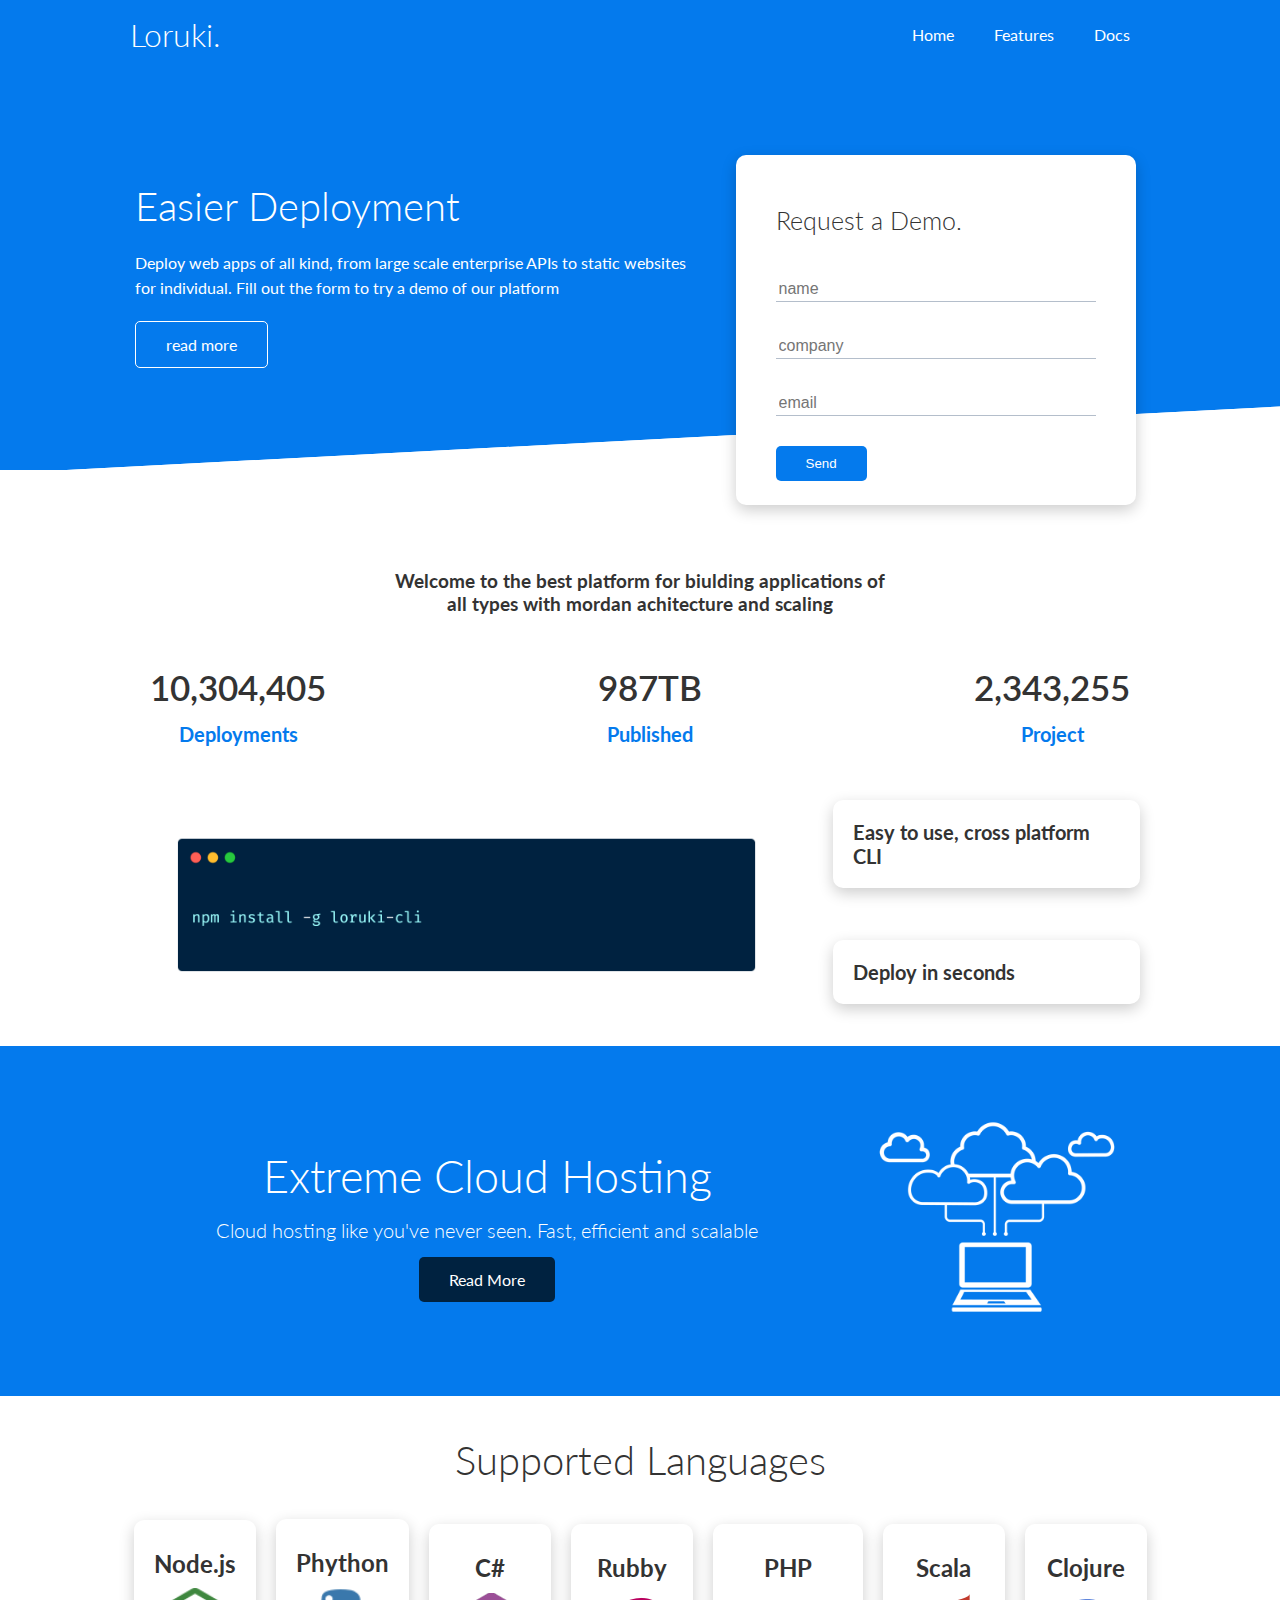
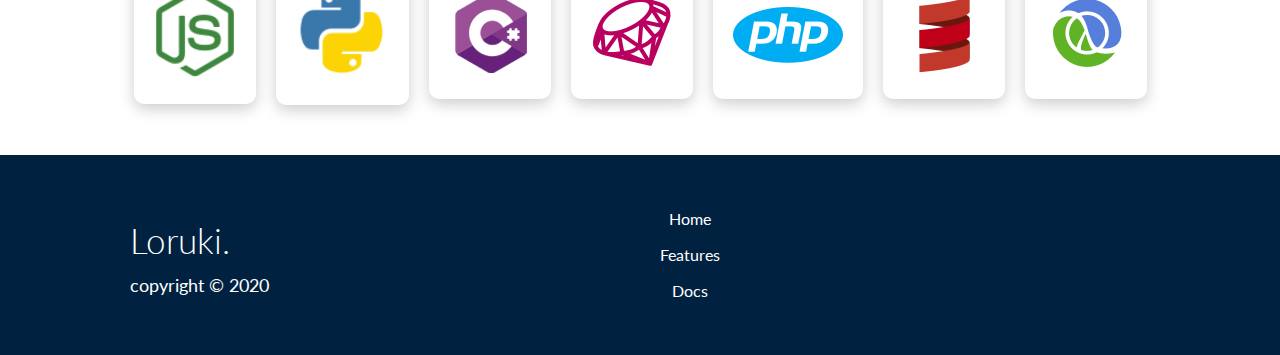
<file: index.html>
<!DOCTYPE html>
<html lang="en">
<head>
    <meta charset="UTF-8">
    <meta name="viewport" content="width=device-width, initial-scale=1.0">
    <title>Loruki | Cloud Hosting For Everyone</title>
    <link rel="stylesheet" href="./css/style.css">
    <link rel="stylesheet" href="https://cdnjs.cloudflare.com/ajax/libs/font-awesome/5.15.1/css/all.min.css" integrity="sha512-+4zCK9k+qNFUR5X+cKL9EIR+ZOhtIloNl9GIKS57V1MyNsYpYcUrUeQc9vNfzsWfV28IaLL3i96P9sdNyeRssA==" crossorigin="anonymous" />
    
</head>
<body>
<div class="navbar">
        <div class="container flex">
            <h1 class="logo">Loruki.</h1>
            <nav>
                <ul>
                    <li><a href="index.html">Home</a></li>
                    <li><a href="features.html">Features</a></li>
                    <li><a href="docs.html">Docs</a></li>
                </ul>
            </nav>
        </div>
    </div>

    <section class="showcase">
        <div class="grid container">
            <div class="showcase-text">
                <h1>Easier Deployment</h1>
                <p>Deploy web apps of all kind, from large scale enterprise 
                    APIs to static websites for individual. Fill out the form to try a demo of our platform</p>
                <a href="features.html" class="btn"> read more</a>
            </div>
            <div class="showcase-form card">
                <h2>Request a Demo.</h2>
                <form name="contact" method="POST" netlify-honeypot="bot-field" data-netlify="true">
                    <input type="hidden" name="form-name" value="contact">
                    <p class="hidden">
                        <label>Don’t fill this out if you're human: <input name="bot-field" /></label>
                      </p>
                    <div class="form-control"><input type="text" name="name" placeholder="name"></div>
                    <div class="form-control"><input type="text" name="company" placeholder="company"></div>
                    <div class="form-control"><input type="email" name="email" placeholder="email"></div>
                    <div class="form-control"><input type="submit" value="Send" class="btn"></div>
                </form>
            </div>
        </div>
    </section>
    <section class="stats">
        <div class="container">
            <h3 class="stats-heading">Welcome to the best platform for biulding applications of all types with mordan achitecture and scaling</h3>

            <div class="flex">
                <div>
                    <i class="fas fa-server fa-3x"></i>
                    <h2>10,304,405</h2>
                    <p>Deployments</p>
                </div>
                <div>
                    <i class="fas fa-upload fa-3x"></i>
                    <h2>987TB</h2>
                    <p>Published</p>
                </div>
                <div>
                    <i class="fas fa-project-diagram fa-3x"></i>
                    <h2>2,343,255</h2>
                    <p>Project</p>
                </div>
            </div>
        </div>
    </section>
    <section class="cli">
        <div class="container">
            <div class="grid-pictures grid">
                    <div>
                        <img src="./images/cli.png" alt="">
                    </div>
                    <div class="card"><h3>Easy to use, cross platform CLI</h3></div>
                    <div class="card"><h3>Deploy in seconds</h3></div>
            </div>
        </div>
    </section>
    <section class="cloud">
        <div class="container flex">
            <div class="text">
                <h2>Extreme Cloud Hosting</h2>
                <h3>Cloud hosting like you've never seen. Fast, efficient and scalable</h3>
                <a href="features.html" class="btn dark-btn">Read More</a>
            </div>
            <div class="image">
                <img src="./images/cloud.png" alt="">
            </div>
        </div>
    </section>
    <section class="languages">
        <h3 class="section-header">Supported Languages</h3>
        <div class="img-cards flex">
            <div class="card"> <h2>Node.js</h2> <img src="./images/logos/node.png" alt=""> </div>
            <div class="card"> <h2>Phython</h2> <img src="./images/logos/python.png" alt=""> </div>
            <div class="card"> <h2>C#</h2> <img src="./images/logos/csharp.png" alt=""> </div>
            <div class="card"> <h2>Rubby</h2> <img src="./images/logos/ruby.png" alt=""> </div>
            <div class="card"> <h2>PHP</h2> <img src="./images/logos/php.png" alt=""> </div>
            <div class="card"> <h2>Scala</h2> <img src="./images/logos/scala.png" alt=""> </div>
            <div class="card"> <h2>Clojure</h2> <img src="./images/logos/clojure.png" alt=""> </div>
        </div>
    </section>
    <footer class="footer">
        <div class="container flex">
                <div class="copy">
                    <h2>Loruki.</h2>
                    <p>copyright &copy; 2020</p>

                </div>
                <div class="nav">
                    <ul>
                        <li><a href="index.html">Home</a></li>
                        <li><a href="features.html">Features</a></li>
                        <li><a href="docs.html">Docs</a></li>
                    </ul>
                </div>
                <div class="social">
                    <a href="#"><i class="fab fa-github fa-2x"></i></a>
                    <a href="#"><i class="fab fa-facebook fa-2x"></i></a>
                    <a href="#"><i class="fab fa-instagram fa-2x"></i></a>
                    <a href="#"><i class="fab fa-twitter fa-2x"></i></a>
                </div>
        </div>
    </footer>
</body>
</html>
</file>
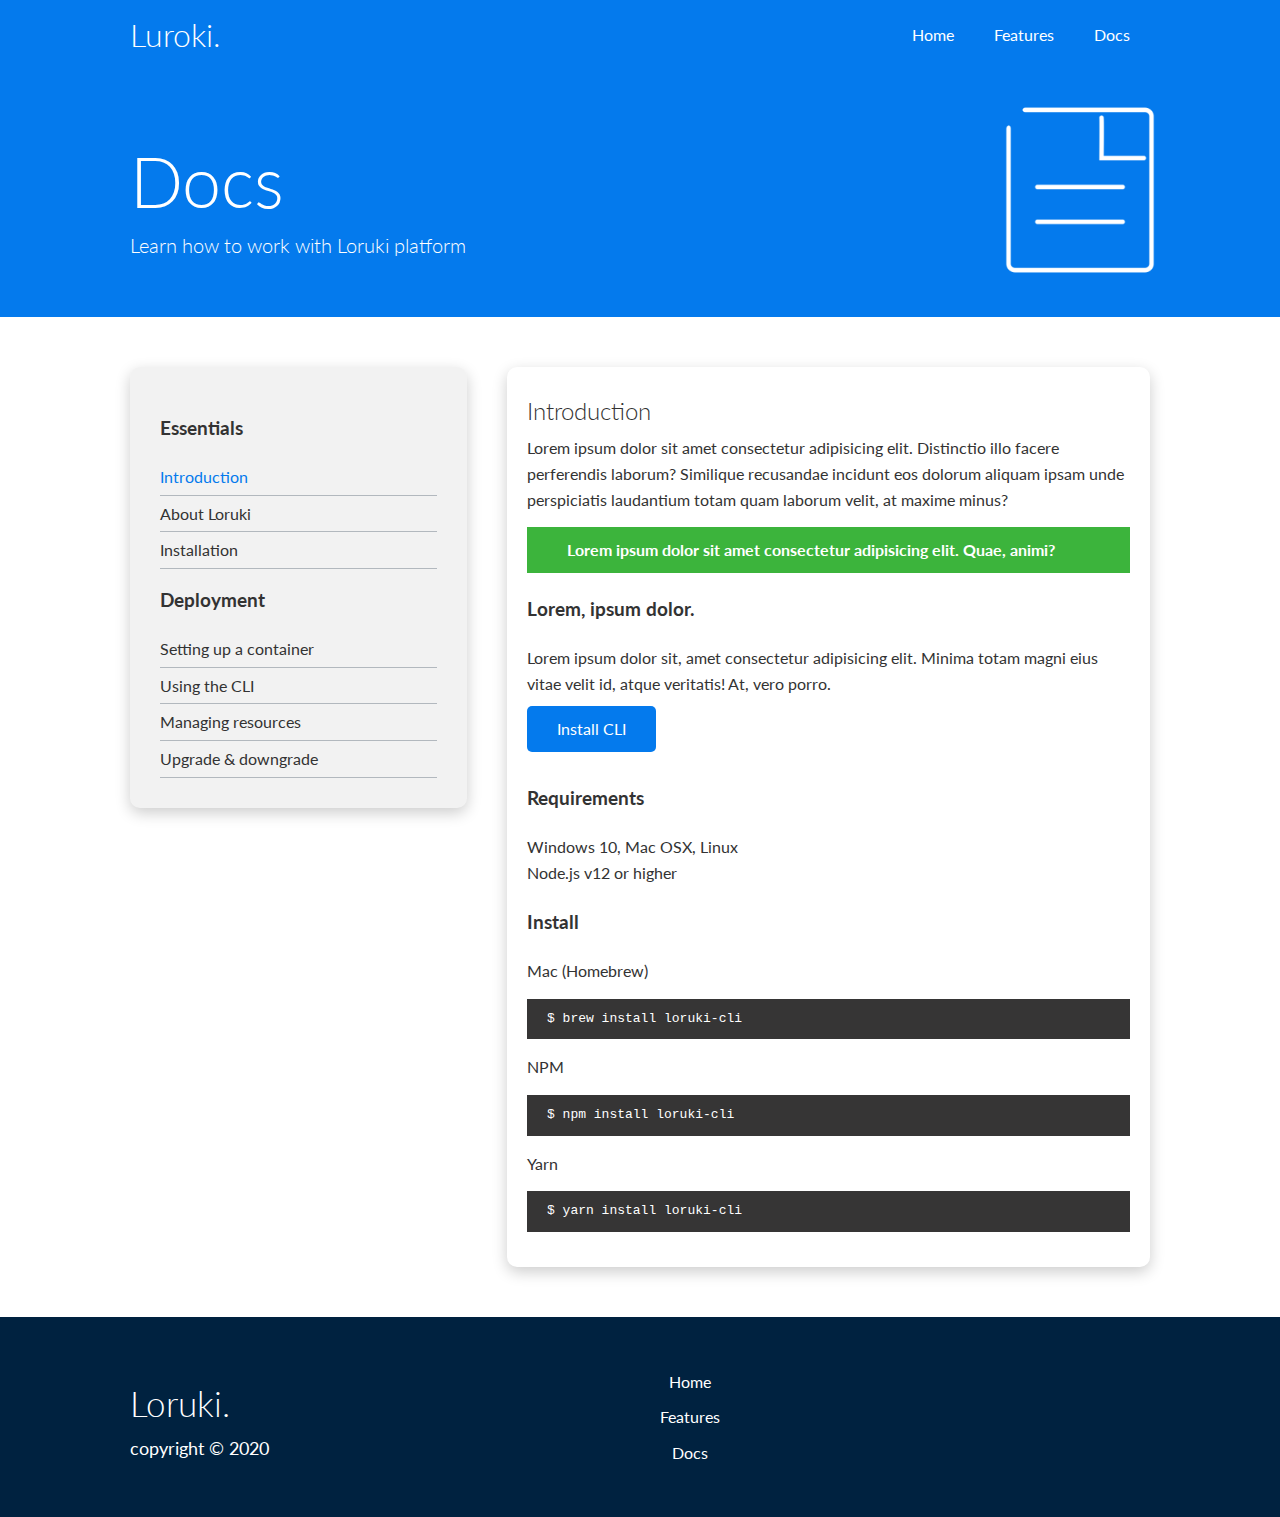
<file: docs.html>
<!DOCTYPE html>
<html lang="en">
<head>
    <meta charset="UTF-8">
    <meta name="viewport" content="width=device-width, initial-scale=1.0">
    <title>Loruki | Cloud Hosting For Everyone</title>
    <link rel="stylesheet" href="./css/style.css">
    <link rel="stylesheet" href="https://cdnjs.cloudflare.com/ajax/libs/font-awesome/5.15.1/css/all.min.css" integrity="sha512-+4zCK9k+qNFUR5X+cKL9EIR+ZOhtIloNl9GIKS57V1MyNsYpYcUrUeQc9vNfzsWfV28IaLL3i96P9sdNyeRssA==" crossorigin="anonymous" />
    
</head>
<body>
    <div class="navbar">
        <div class="container flex">
            <h1 class="logo">Luroki.</h1>
            <nav>
                <ul>
                    <li><a href="index.html">Home</a></li>
                    <li><a href="features.html">Features</a></li>
                    <li><a href="docs.html">Docs</a></li>
                </ul>
            </nav>
        </div>
    </div>

    <section class="hero">
        <div class="container grid">
            <div class="hero-text">
                <h1>Docs</h1>
                <h3>Learn how to work with Loruki platform</h3>
            </div>
            <div class="server-image">
                <img src="./images/docs.png" alt="">
            </div>
        </div>
    </section>

    
    <!-- Docs main -->
    <section class="docs-main">
        <div class="container grid">
            <div class="card bg-light ">
                <h3 class="my-2">Essentials</h3>
                <nav>
                    <ul>
                        <li><a class="text-primary" href="#">Introduction</a></li>
                        <li><a href="#">About Loruki</a></li>
                        <li><a href="#">Installation</a></li>
                    </ul>
                </nav>

                <h3 class="my-2">Deployment</h3>
                <nav>
                    <ul>
                        <li><a href="#">Setting up a container</a></li>
							<li><a href="#">Using the CLI</a></li>
							<li><a href="#">Managing resources</a></li>
							<li><a href="#">Upgrade & downgrade</a></li>
                    </ul>
                </nav>
            </div>
            <div class="card my-new">
                <h2>Introduction</h2>
                <p>Lorem ipsum dolor sit amet consectetur adipisicing elit. Distinctio illo facere perferendis laborum? Similique recusandae incidunt eos dolorum aliquam ipsam unde perspiciatis laudantium totam quam laborum velit, at maxime minus?</p>

                <div class="alert alert-success">
                    <i class="fas fa-info"></i> Lorem ipsum dolor sit amet consectetur adipisicing elit. Quae, animi?
                </div>

                <h3>Lorem, ipsum dolor.</h3>
                <p>Lorem ipsum dolor sit, amet consectetur adipisicing elit. Minima totam magni eius vitae velit id, atque veritatis! At, vero porro.</p>
                <a href="#" class="btn btn-primary">Install CLI</a>

                <h3>Requirements</h3>
                <ul>
                    <li>Windows 10, Mac OSX, Linux</li>
                    <li>Node.js v12 or higher</li>
                </ul>

                <h3>Install</h3>
                <p>Mac (Homebrew)</p>
                <pre class="dark-color"><code>$ brew install loruki-cli</code></pre>
                <p>NPM</p>
                <pre class="dark-color"><code>$ npm install loruki-cli</code></pre>
                <p>Yarn</p>
                <pre class="dark-color"><code>$ yarn install loruki-cli</code></pre>

            </div>
        </div>
    </section>
    

    <footer class="footer">
        <div class="container flex">
                <div class="copy">
                    <h2>Loruki.</h2>
                    <p>copyright &copy; 2020</p>

                </div>
                <div class="nav">
                    <ul>
                        <li><a href="index.html">Home</a></li>
                        <li><a href="features.html">Features</a></li>
                        <li><a href="docs.html">Docs</a></li>
                    </ul>
                </div>
                <div class="social">
                    <a href="#"><i class="fab fa-github fa-2x"></i></a>
                    <a href="#"><i class="fab fa-facebook fa-2x"></i></a>
                    <a href="#"><i class="fab fa-instagram fa-2x"></i></a>
                    <a href="#"><i class="fab fa-twitter fa-2x"></i></a>
                </div>
        </div>
    </footer>
</body>
</html>
</file>
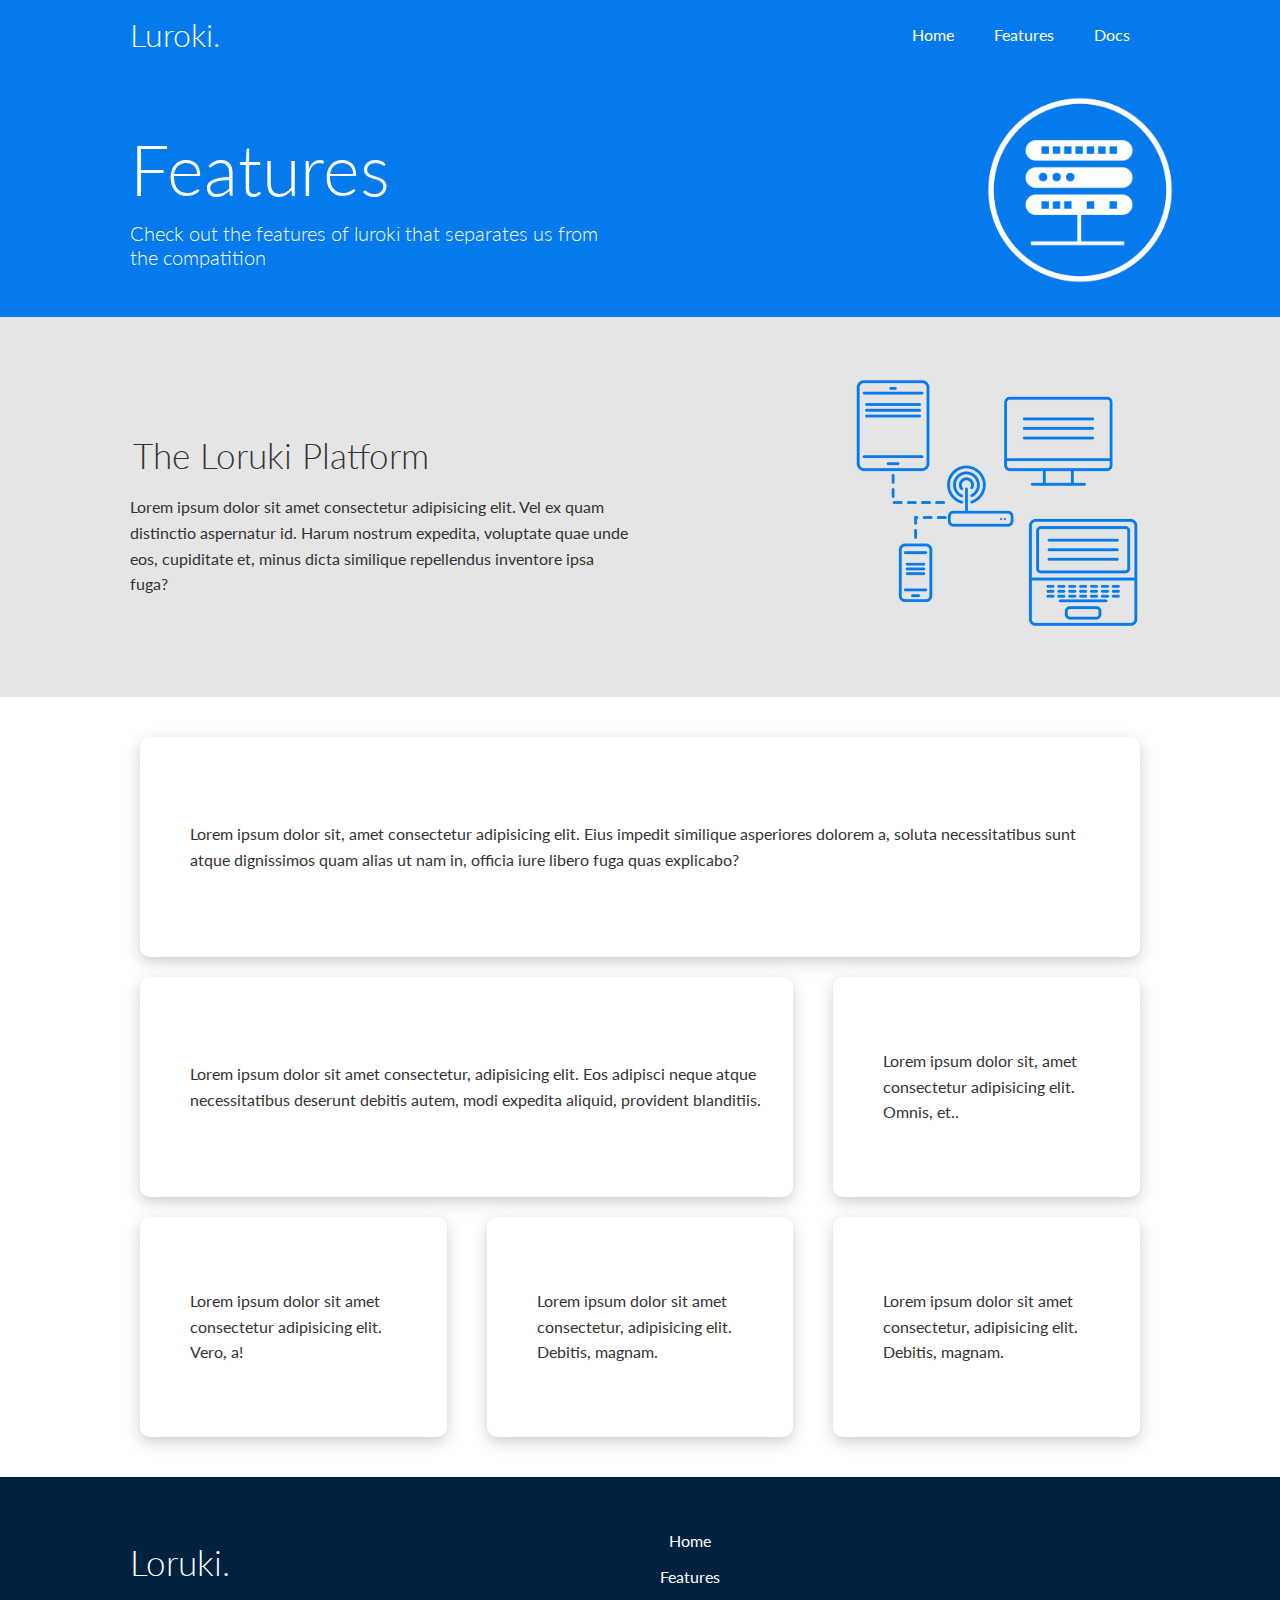
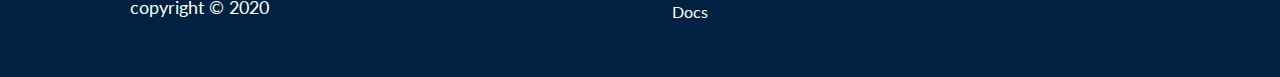
<file: features.html>
<!DOCTYPE html>
<html lang="en">
<head>
    <meta charset="UTF-8">
    <meta name="viewport" content="width=device-width, initial-scale=1.0">
    <title>Loruki | Cloud Hosting For Everyone</title>
    <link rel="stylesheet" href="./css/style.css">
    <link rel="stylesheet" href="https://cdnjs.cloudflare.com/ajax/libs/font-awesome/5.15.1/css/all.min.css" integrity="sha512-+4zCK9k+qNFUR5X+cKL9EIR+ZOhtIloNl9GIKS57V1MyNsYpYcUrUeQc9vNfzsWfV28IaLL3i96P9sdNyeRssA==" crossorigin="anonymous" />
    
</head>
<body>
    <div class="navbar">
        <div class="container flex">
            <h1 class="logo">Luroki.</h1>
            <nav>
                <ul>
                    <li><a href="index.html">Home</a></li>
                    <li><a href="features.html">Features</a></li>
                    <li><a href="docs.html">Docs</a></li>
                </ul>
            </nav>
        </div>
    </div>

    <section class="hero">
        <div class="container grid">
            <div class="hero-text">
                <h1>Features</h1>
                <h3>Check out the features of luroki that separates us from the compatition</h3>
            </div>
            <div class="server-image">
                <img src="./images/server.png" alt="">
            </div>
        </div>
    </section>

    <section class="about">
        <div class="container flex">
            <div class=" text">
                <h2>The Loruki Platform</h2>
                <p>Lorem ipsum dolor sit amet consectetur adipisicing elit. Vel ex quam distinctio aspernatur id. Harum nostrum expedita, 
                    voluptate quae unde eos, cupiditate et, minus dicta similique repellendus inventore ipsa fuga?</p>
            </div>
            <div class="image">
                <img src="./images/server2.png" alt="">
            </div>
        </div>
    </section>

    <section class="actives">
        <div class="container grid">
            <div class="card flex">
                <i class="fas fa-laptop-code fa-3x"> </i>
                <p>Lorem ipsum dolor sit, amet consectetur adipisicing elit. Eius impedit similique asperiores dolorem a, 
                    soluta necessitatibus sunt atque dignissimos quam alias ut nam in, officia iure libero fuga quas explicabo?</p>
                
            </div>
            <div class="card flex">
                <i class="fas fa-network-wired fa-3x "> </i>
                <p>Lorem ipsum dolor sit amet consectetur, adipisicing elit. Eos adipisci neque atque necessitatibus 
                    deserunt debitis autem, modi expedita aliquid, provident blanditiis.</p>
                
            </div>
            <div class="card flex">
                <i class="fas fa-laptop-code fa-3x"> </i>
                <p>Lorem ipsum dolor sit, amet consectetur adipisicing elit. Omnis, et..</p>
                
            </div>
            <div class="card flex">
                <i class="fas fa-database fa-3x"></i>
                <p>
                    Lorem ipsum dolor sit amet consectetur adipisicing elit. Vero, a!
                </p>
            </div>
            <div class="card flex">
                <i class="fas fa-power-off fa-3x"></i>
                <p>
                    Lorem ipsum dolor sit amet consectetur, adipisicing elit. Debitis,
                    magnam.
                </p>
            </div>
            <div class="card flex">
                <i class="fas fa-upload fa-3x"></i>
                <p>
                    Lorem ipsum dolor sit amet consectetur, adipisicing elit. Debitis,
                    magnam.
                </p>
            </div>
        </div>
    </section>
    <footer class="footer">
        <div class="container flex">
                <div class="copy">
                    <h2>Loruki.</h2>
                    <p>copyright &copy; 2020</p>

                </div>
                <div class="nav">
                    <ul>
                        <li><a href="index.html">Home</a></li>
                        <li><a href="features.html">Features</a></li>
                        <li><a href="docs.html">Docs</a></li>
                    </ul>
                </div>
                <div class="social">
                    <a href="#"><i class="fab fa-github fa-2x"></i></a>
                    <a href="#"><i class="fab fa-facebook fa-2x"></i></a>
                    <a href="#"><i class="fab fa-instagram fa-2x"></i></a>
                    <a href="#"><i class="fab fa-twitter fa-2x"></i></a>
                </div>
        </div>
    </footer>
</body>
</html>
</file>
<file: css/style.css>
@import url('https://fonts.googleapis.com/css2?family=Lato:wght@300&display=swap');

:root{
    --primary-color: #047aed;
    --secondary-color: #1c3fa8;
    --dark-color: #002240;
    --success-color: rgb(60, 180, 60);
    --main-transition: .2s all ease-in-out;
}

*{
    box-sizing: border-box;
    padding: 0;
    margin: 0;
}
body{
    font-family: 'Lato', sans-serif;
    color: #333;
    line-height: 1.6;
}

ul{
    list-style: none;
}
a{
    text-decoration: none;
    color: #333;
}
h2,h3{
    font-weight: 300;
    line-height: 1.2;
}
img{
    width: 100%;
}
h2,h1{
    font-weight: 300;
    line-height: 1.2;
    margin: 10px 0;
}
.hidden{
    visibility: hidden;
    height: 0;
}

.navbar{
    background-color: var(--primary-color);
    height: 70px;
    width: 100%;
    color: #fff;
}
.navbar .flex{
    justify-content: space-between;
}
.navbar ul{
    display: flex;

}
.navbar a{
    color: #fff;
    padding: 5px;
    margin: 15px;
}
.navbar a:hover{
    border-bottom: 1px solid #fff;
    transition: var(--main-transition);
}

.showcase{
    background-color: var(--primary-color);
    height: 400px;
    color: #fff;
    position: relative;
}
.showcase .form-control{
    margin: 30px 0;
}
.showcase .form-control input[type = 'text'],
.showcase .form-control input[type = 'email']{
    width: 100%;
    border: none;
    border-bottom: 1px solid #b4becb;
    font-size: 16px;
    padding: 3px;
}
.showcase .form-control input:focus{
    outline: none;
}

.showcase::after,
.showcase::before{
    content: '';
    position: absolute;
    bottom: -70px;
    right: 0;
    left: 0;
    height: 100px;
    background-color: #fff;
    transform: skewY(-3deg);
}


.showcase .grid{
    grid-template-columns: 55% auto;
    gap: 30px;
    overflow: visible;
}
.showcase .showcase-text h1{
    font-size: 40px;
}
.showcase .showcase-text p{
    margin: 20px 0;
}
.showcase .showcase-text .btn{
    border: 1px solid #fff;
    background-color: transparent;

}

.showcase .showcase-form{
    height: 350px;
    padding: 40px;
    position: relative;
    top: 60px;
    width: 400px;
    justify-content: flex-end;
    z-index: 100;

    animation: rightToLeft 1.4s ease-in-out;
}

.showcase .showcase-text{
    
    animation: leftToRight 1.4s ease-in-out;
}

.showcase .showcase-form h2{
    font-size: 25px;
    margin: 10px 0;
}

.stats{
    padding-top: 100px;
    animation: bottomToTop 1.4s ease-in-out;
}
.stats .stats-heading{
    text-align: center;
    max-width: 500px;
    text-align: center;
    font-size: 19px;
    font-weight: bold;
    margin: auto;
}
.stats .flex{
    text-align: center;
    justify-content: space-between;
    padding: 20px;
    margin: 20px 0;
}
.stats .flex h2{
    font-weight: 600;
    margin: 10px 0;
    font-size: 35px;
}
.stats .flex p{
    font-weight: bold;
    font-size: 20px;
    color: var(--primary-color);
}
.cli .grid-pictures{
    display: grid;
    grid-template-columns: repeat(3, 1fr);
    grid-template-rows: repeat(2, 1fr);
}
.cli .grid-pictures> *:first-child{
    grid-column: 1 / span 2;
    grid-row: 1 / span 2;
}
.cli .card h3{
    font-size: 20px;
    font-weight: bold;
}

.cloud{
    background-color: var(--primary-color);
    margin: 20px 0;
    padding: 20px 0;
    height: 350px;
    color: #fff;
    text-align: center;
}
.cloud h2{
    font-size: 45px;
    margin-bottom: 10px;
}
.cloud h3{
    font-size: 20px;
    margin: 15px 0;
}


.cloud .flex{
    justify-content: space-between;
    align-items: center;
}
.cloud .text{
    width: 70%;
}
.cloud .image{
    width: 30%;
}
.languages{
    margin: 40px 0;
}
.languages .section-header{
    text-align: center;
    font-size: 40px;
    margin: 25px;
}
.languages .card:hover{
    transform: translateY(-10px);
}
.languages .card h2{
    text-align: center;
    font-weight: bold;
}
.footer{
    background-color: var(--dark-color);
    color: #fff;
    /* margin-top: 40px; */
    height: 200px;
}

.footer a{
    color: #fff;
}
.footer .flex{
    margin: auto;
    justify-content: space-between;
}
.footer h2{
    font-size: 35px;
}
.footer p{
    font-size: 18px;
}
.footer .nav li{
    padding: 5px 0;
    text-align: center;
}
.footer .nav li:hover{
    border-bottom: 1px solid #fff;
}
.footer .social a{
    /* margin: 5px; */
    padding: 5px;
}


/* Features */

/* Hero */

.hero{
    padding: 20px 0;
    height: auto;
    background-color: var(--primary-color);
    color: #fff;
    overflow: hidden;
}
.hero .server-image{
    justify-self: flex-end;
}
.hero .grid{
    grid-template-columns: 80% 20%;
    justify-content: space-between;
    overflow: visible;
    gap: 30px;
}
.hero .server-image{
    width: 200px;
    justify-self: flex-end;
}
.hero h1{
    font-size: 70px;
    /* margin-top: 30px; */
}
.hero h3{
    font-size: 20px;
    max-width: 500px;
}

/* about */

.about{
    height: 380px;
    padding: 10px;
    background-color: rgba(0,0,0,0.1);
}
.about .flex{
    justify-content: space-between;
}
.about h2{
    font-size: 35px;
    margin: 15px 0;
    padding: 3px;
}
.about p{
    max-width: 500px;
    font-size: 16px;
}
.about .text{
    width: 70%;
}
.about .image{
    width: 30%;
}

/* actives */
.actives{
    margin: 40px 0 ;
    height: 700px;
}
/* .actives .card{
    padding: 0;
} */
.actives .flex> *:first-child{
    padding: 0 10px;
}
.actives .flex> *:nth-child(2){
    padding: 0 10px;
}

.actives .grid{
    grid-template-columns: repeat(3, 1fr);
    grid-template-rows: repeat(3, 1fr);
}

.actives .grid> *:first-child{
    grid-column: 1 / span 3;
}

.actives .grid> *:nth-child(2){
    grid-column: 1 / span 2;
}

/* Docs Main */
.docs-main{
    margin: 40px;
}
.docs-main .grid{
    grid-template-columns: 35% 65%;
    align-items: flex-start;
}

.docs-main .bg-light h3{
    font-weight: bold;
    margin: 20px 0;
}

.docs-main .bg-light li{
    /* font-size: 1.2rem; */
    padding: 5px 0;
    border-bottom: 1px solid  #b2b8be;
}
.docs-main .text-primary{
    color: var(--primary-color);
}
.alert-success{
    padding: 10px;
    margin: 15px 0;
    background-color: var(--success-color);
    color: #fff;
    font-weight: bold;
    font-size: 1rem;

}
.alert-success .fas{
    margin: 0 15px;
}

.docs-main .bg-light{
    padding: 30px;
    background-color: rgba(0,0,0,0.05);
}
.my-new .h2, .my-new h3{
    font-weight: bold;
}

.my-new h3{
    margin: 25px 0;
}
.my-new .btn{
    margin: 10px 0;
}

.dark-color{
    background-color: rgb(54, 53, 53);
    padding: 10px 20px;
    margin: 15px 0;
    color: #fff;
}

/* utility */

.container{
    max-width: 1100px;
    padding: 0 40px;
    margin: 0 auto;
}
.flex{
    display: flex;
    justify-content: center;
    align-items: center;
    height: 100%;
    /* flex-wrap: wrap; */
}
.grid{
    display: grid;
    justify-content: center;
    align-items: center;
    height: 100%;
    grid-template-columns: repeat(2, 1fr);
    gap: 20px;
}
.card{
    background-color: #fff;
    padding: 20px;
    margin: 10px;
    color: #333;
    border-radius: 10px;
    box-shadow: 0 5px 15px rgba(0,0,0,0.2);
    transition: var(--main-transition);
}
.btn{
    display: inline-block;
    background-color: var(--primary-color);
    color: #fff;
    cursor: pointer;
    padding: 10px 30px;
    border-radius: 5px;
    border: none;
    transition: var(--main-transition);
}
.dark-btn{
    background-color: var(--dark-color);
}
.btn:hover{
    transform: scale(0.98);
}

.border{
    border: 1px solid #333;
}
.text-align{
    text-align: center;
}

/* Tablet and Under */
@media(max-width: 900px){
    .showcase{
        padding-top: 20px;
    }

    .showcase .showcase-text{
        animation: ease-in-out 1.4s topToBottom;
    }
    .showcase .showcase-form{
        animation: ease-in-out 1.4s bottomToTop;
    }

    .stats{
        animation: ease-in-out 1.4s rightToLeft;
    }

    .hero{
        height: auto;
    }
    .hero h1{
        font-size: 2.7rem;
    }
    .hero-text h3{
        /* max-width: 400px; */
        font-size: 1rem;
        margin: 0 auto;
    }
    .hero .grid{
        text-align: center;
        justify-content: center;
        grid-template-columns: 100%;
        /* grid-template-rows: 1fr 1fr; */
    }

    .hero .grid .server-image{
        width: 160px;
        /* margin-bottom: 60px; */
        justify-self: center;
    }

    .showcase{
        height: auto;
    }
    .showcase .showcase-form{
        top: 0;
    }
    .showcase .grid{
        grid-template-columns: 1fr;
    }
    .showcase .showcase-form{
        margin: auto;
    }
    .showcase .showcase-text{
        margin: auto;
        text-align: center;
    }
    .flex{
        flex-wrap: wrap;
    }

    .actives{
        height: auto;
    }
    .actives .flex{
        flex-wrap: nowrap;
        flex-direction: row;
    }
    .actives .grid{
        grid-template-columns: 1fr;
        grid-template-rows: 1fr;
    }
    .actives .grid> *:first-child{
        grid-column: 1;
    }
    .actives .grid> *:nth-child(2){
        grid-column: 1;
    }
}

/* Mobile */
@media(max-width: 750px){
    .docs-main .grid{
        grid-template-columns: 1fr;
    }
    .docs-main .container{
        padding: 0;
    }
    .about{
        height: 600px;
    }
    .about .text p{
        margin: 0 auto;
    }
    .about .text{
        width: 100%;
        text-align: center;
    }
    .about .flex{
        justify-content: center;
        align-items: center;
    }
    .about .image{
        width: 55%;
    }
    .hero{
        padding-top: 20px;
        /* height: 450px; */
    }
    /* .hero .grid{
        text-align: center;
        grid-template-columns: 1fr;
        grid-row: 1fr 1fr;
    }

    .hero .grid .server-image{
        width: 200px;
        margin-bottom: 60px;
        justify-self: center;
    } */

    /* .grid{
        grid-template-columns: 1fr;
    } */
    .flex{
        flex-direction: column;
        margin: 20px 0;
    }
    .footer .flex:first-child{
        text-align: center;
    }
    .flex > div{
        margin: 15px 0;
    }

    .footer{
        height: 330px;
    }

    .cli .grid{
        display: flex;
        flex-direction: column;
    }
    .cloud {
        height: 570px;
    }
    .cloud .image{
        width: 50%;
    }

    .navbar nav ul{
        background-color: rgba(0,0,0,0.1);
        padding: 10px 10px 25px 10px;
    }

    .stats h3{
        width: 300px;
    }

    /* .showcase, */
    /* .cli, */
    /* .stats, */
    /* .cloud, */
    /* .footer{ */
        /* overflow: hidden;
    } */
    .navbar{
        overflow: hidden;
        height: 130px;
    }
}

@keyframes leftToRight{
    0%{
        transform: translateX(-100%);
    }
    100%{
        transform: translateX(0);
    }
}
@keyframes rightToLeft{
    0%{
        transform: translateX(100%);
    }
    100%{
        transform: translateX(0);
    }
}
@keyframes bottomToTop{
    0%{
        transform: translateY(100%);
    }
    100%{
        transform: translateX(0);
    }
}
@keyframes topToBottom{
    0%{
        transform: translateY(-100%);
    }
    100%{
        transform: translateX(0);
    }
}
</file>
